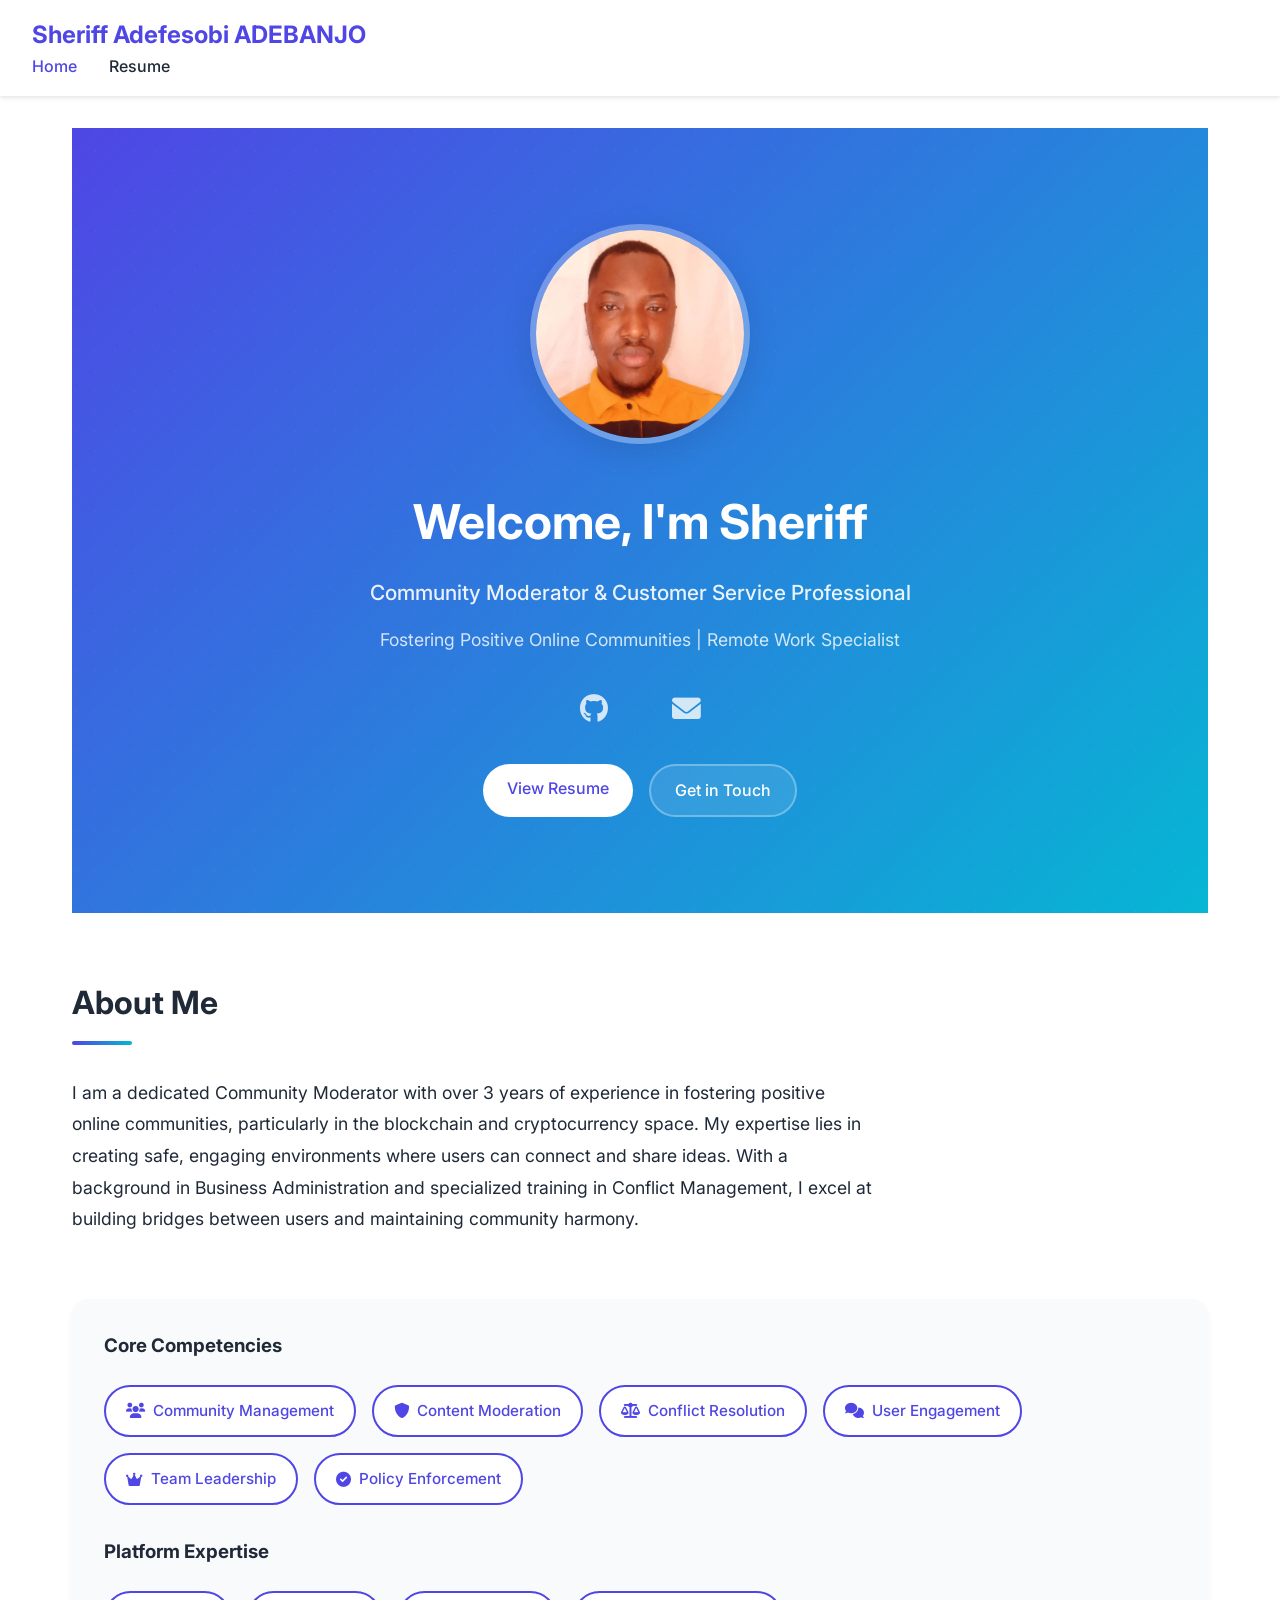
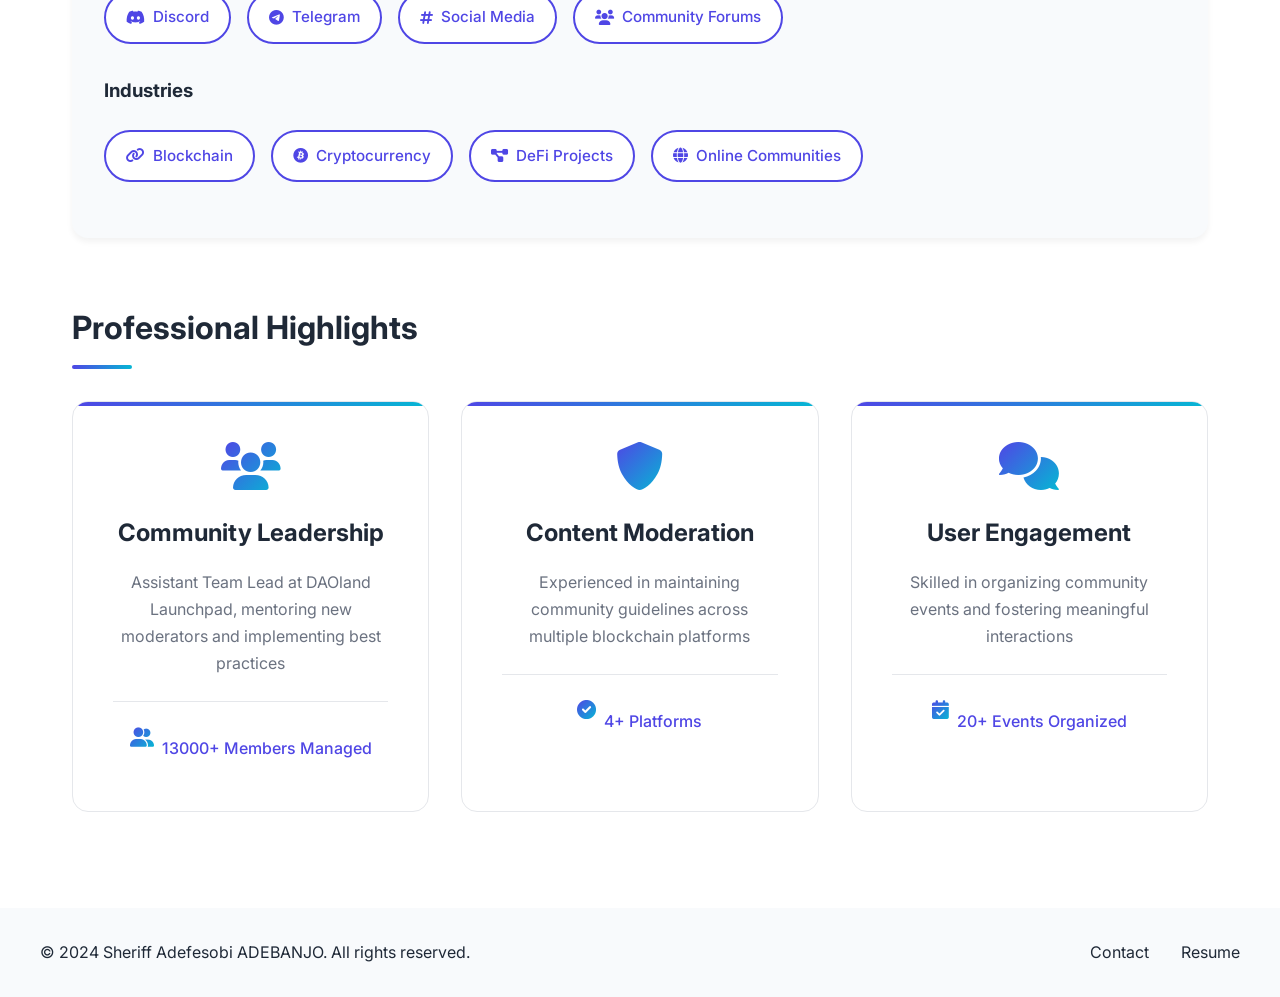
<file: index.html>
<!DOCTYPE html>
<html lang="en">
<head>
    <meta charset="UTF-8">
    <meta name="viewport" content="width=device-width, initial-scale=1.0">
    <title>Sheriff Adefesobi ADEBANJO - Community Moderator</title>
    <link rel="stylesheet" href="css/style.css">
    <link rel="stylesheet" href="https://cdnjs.cloudflare.com/ajax/libs/font-awesome/6.0.0/css/all.min.css">
    <link href="https://fonts.googleapis.com/css2?family=Inter:wght@400;500;600;700&display=swap" rel="stylesheet">
</head>
<body>
    <nav class="navbar">
        <div class="nav-brand">Sheriff Adefesobi ADEBANJO</div>
        <ul class="nav-links">
            <li><a href="index.html" class="active">Home</a></li>
            <li><a href="resume.html">Resume</a></li>
        </ul>
        <div class="hamburger">
            <span></span>
            <span></span>
            <span></span>
        </div>
    </nav>

    <main class="container">
        <section class="hero">
            <div class="hero-content">
                <img src="images/me.jpeg" alt="Sheriff Adefesobi ADEBANJO" class="profile-img">
                <h1>Welcome, I'm <span class="highlight">Sheriff</span></h1>
                <p class="tagline">Community Moderator & Customer Service Professional</p>
                <p class="sub-tagline">Fostering Positive Online Communities | Remote Work Specialist</p>
                <div class="social-links">
                    <a href="https://github.com/phessophissy" target="_blank" title="GitHub Profile">
                        <i class="fab fa-github"></i>
                    </a>
                    <a href="https://x.com/phessophissy" target="_blank" title="X (Twitter) Profile">
                        <i class="fab fa-x-twitter"></i>
                    </a>
                    <a href="mailto:fesobi40@gmail.com" title="Email Me">
                        <i class="fas fa-envelope"></i>
                    </a>
                </div>
                <div class="cta-buttons">
                    <a href="resume.html" class="btn primary-btn">View Resume</a>
                    <a href="mailto:fesobi40@gmail.com" class="btn secondary-btn">Get in Touch</a>
                </div>
            </div>
        </section>

        <section class="about">
            <h2>About Me</h2>
            <p>I am a dedicated Community Moderator with over 3 years of experience in fostering positive online communities, 
               particularly in the blockchain and cryptocurrency space. My expertise lies in creating safe, engaging environments 
               where users can connect and share ideas. With a background in Business Administration and specialized training in 
               Conflict Management, I excel at building bridges between users and maintaining community harmony.</p>
            
            <div class="skills">
                <h3>Core Competencies</h3>
                <div class="skill-tags">
                    <span class="skill-tag"><i class="fas fa-users"></i> Community Management</span>
                    <span class="skill-tag"><i class="fas fa-shield-alt"></i> Content Moderation</span>
                    <span class="skill-tag"><i class="fas fa-balance-scale"></i> Conflict Resolution</span>
                    <span class="skill-tag"><i class="fas fa-comments"></i> User Engagement</span>
                    <span class="skill-tag"><i class="fas fa-crown"></i> Team Leadership</span>
                    <span class="skill-tag"><i class="fas fa-check-circle"></i> Policy Enforcement</span>
                </div>

                <h3 class="mt-4">Platform Expertise</h3>
                <div class="skill-tags">
                    <span class="skill-tag"><i class="fab fa-discord"></i> Discord</span>
                    <span class="skill-tag"><i class="fab fa-telegram"></i> Telegram</span>
                    <span class="skill-tag"><i class="fas fa-hashtag"></i> Social Media</span>
                    <span class="skill-tag"><i class="fas fa-users"></i> Community Forums</span>
                </div>

                <h3 class="mt-4">Industries</h3>
                <div class="skill-tags">
                    <span class="skill-tag"><i class="fas fa-link"></i> Blockchain</span>
                    <span class="skill-tag"><i class="fab fa-bitcoin"></i> Cryptocurrency</span>
                    <span class="skill-tag"><i class="fas fa-project-diagram"></i> DeFi Projects</span>
                    <span class="skill-tag"><i class="fas fa-globe"></i> Online Communities</span>
                </div>
            </div>
        </section>

        <section class="highlights">
            <h2>Professional Highlights</h2>
            <div class="highlight-grid">
                <div class="highlight-item">
                    <i class="fas fa-users"></i>
                    <h3>Community Leadership</h3>
                    <p>Assistant Team Lead at DAOland Launchpad, mentoring new moderators and implementing best practices</p>
                    <div class="highlight-stats">
                        <span><i class="fas fa-user-friends"></i> 13000+ Members Managed</span>
                    </div>
                </div>
                <div class="highlight-item">
                    <i class="fas fa-shield-alt"></i>
                    <h3>Content Moderation</h3>
                    <p>Experienced in maintaining community guidelines across multiple blockchain platforms</p>
                    <div class="highlight-stats">
                        <span><i class="fas fa-check-circle"></i> 4+ Platforms</span>
                    </div>
                </div>
                <div class="highlight-item">
                    <i class="fas fa-comments"></i>
                    <h3>User Engagement</h3>
                    <p>Skilled in organizing community events and fostering meaningful interactions</p>
                    <div class="highlight-stats">
                        <span><i class="fas fa-calendar-check"></i> 20+ Events Organized</span>
                    </div>
                </div>
            </div>
        </section>
    </main>

    <footer>
        <div class="footer-content">
            <p>&copy; 2024 Sheriff Adefesobi ADEBANJO. All rights reserved.</p>
            <div class="footer-links">
                <a href="mailto:fesobi40@gmail.com">Contact</a>
                <a href="resume.html">Resume</a>
            </div>
        </div>
    </footer>

    <script src="js/main.js"></script>
</body>
</html>
</file>
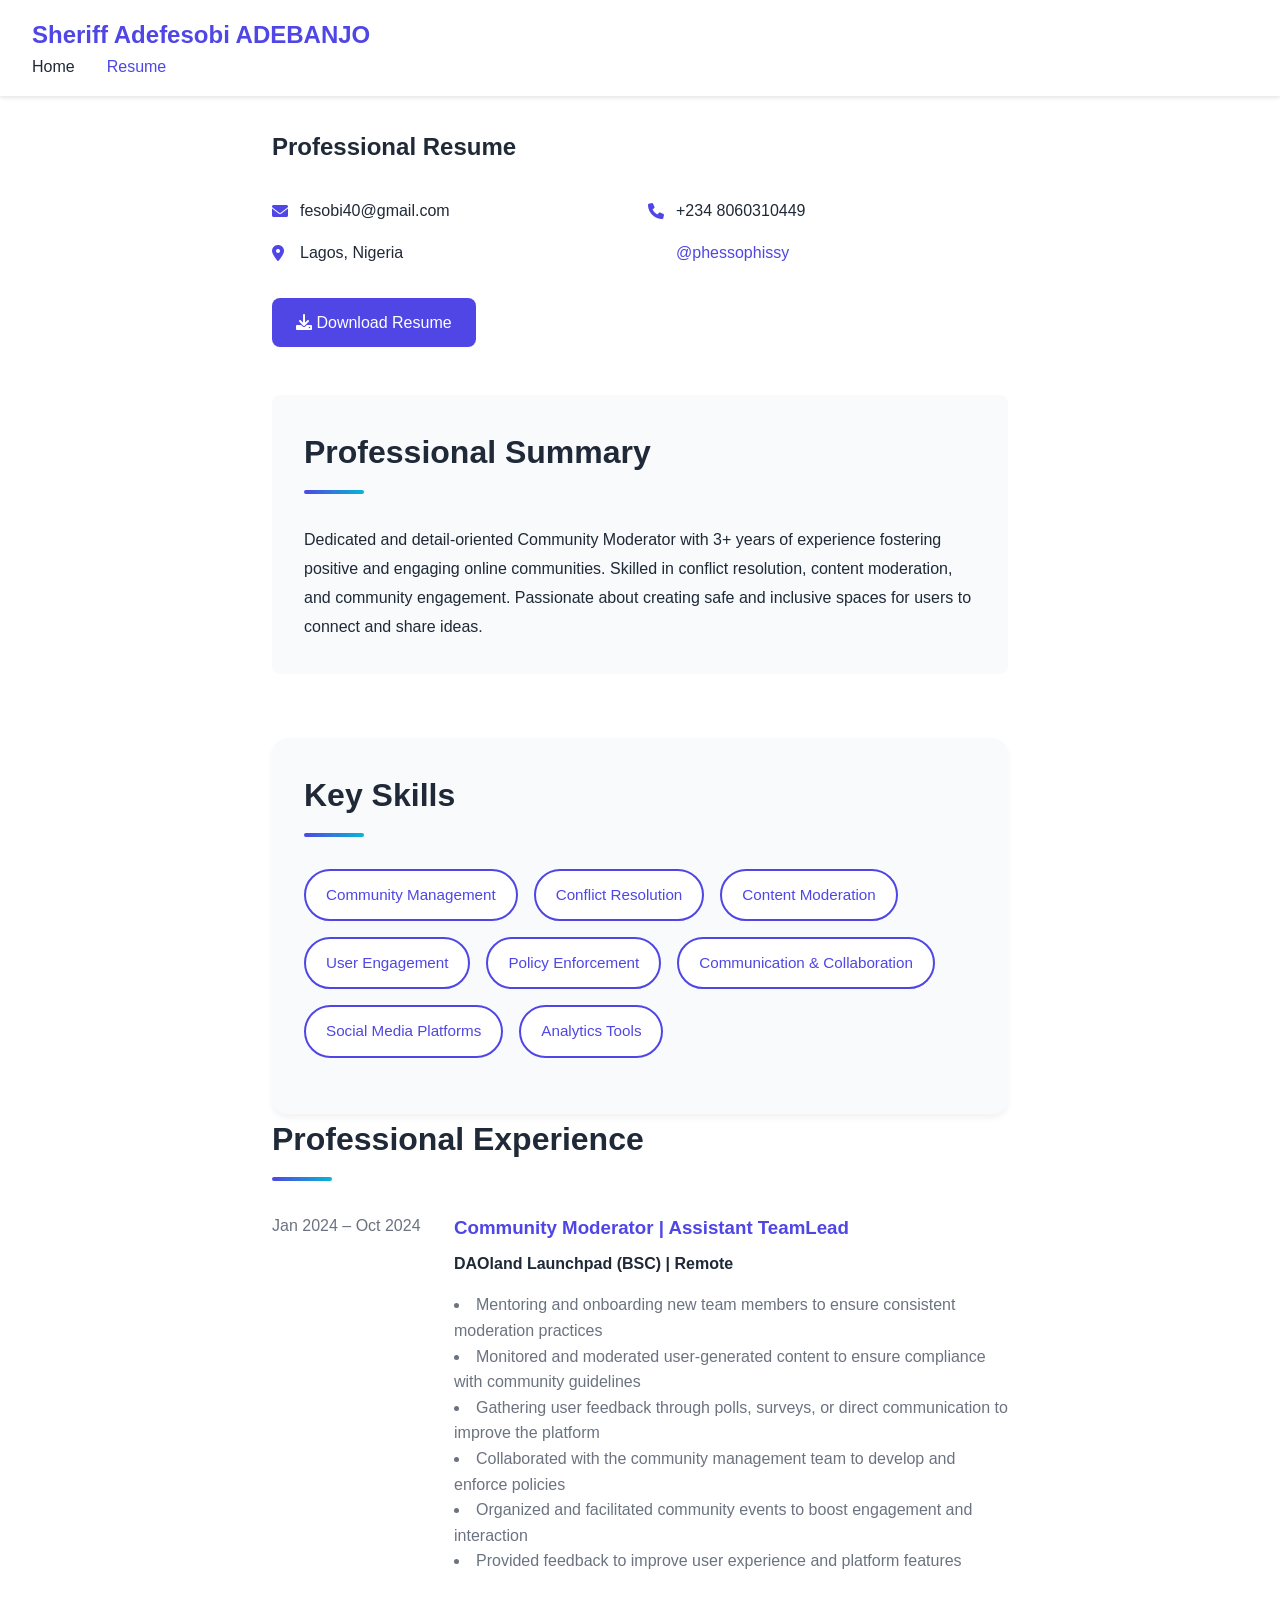
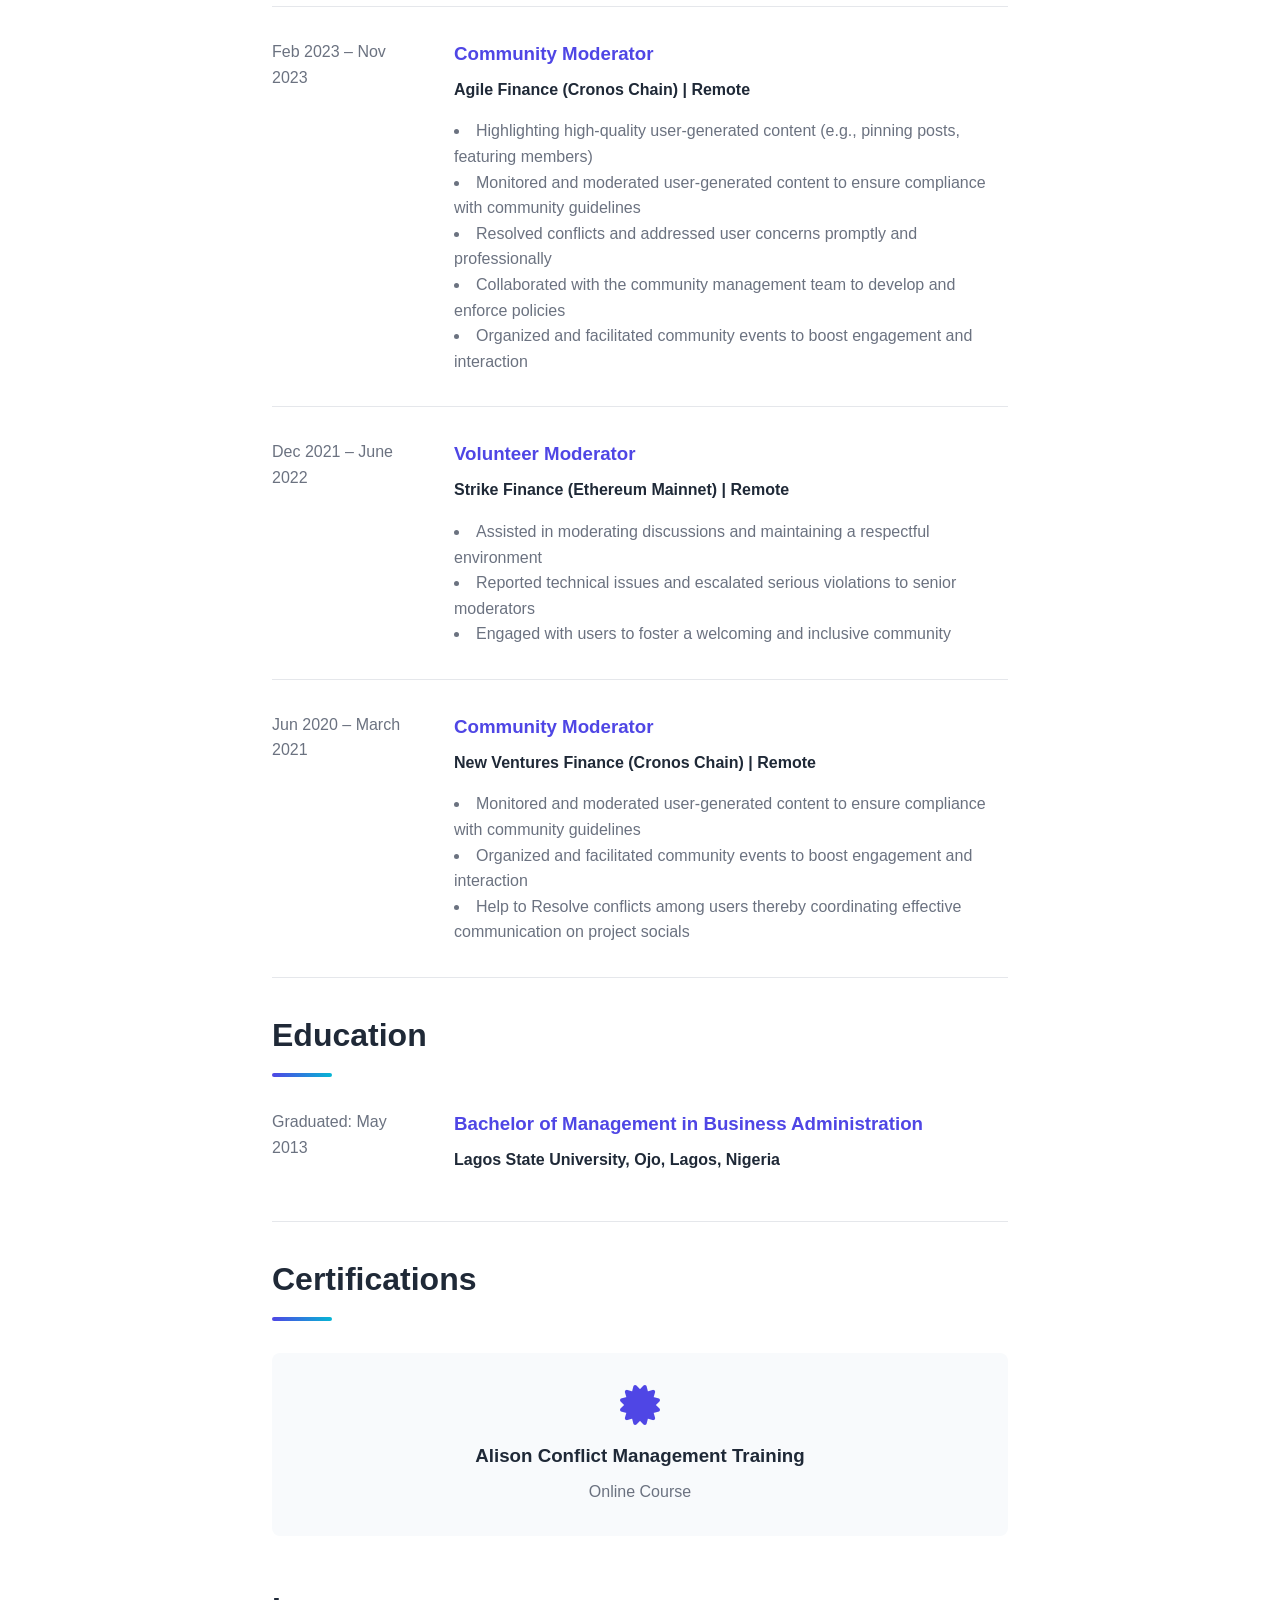
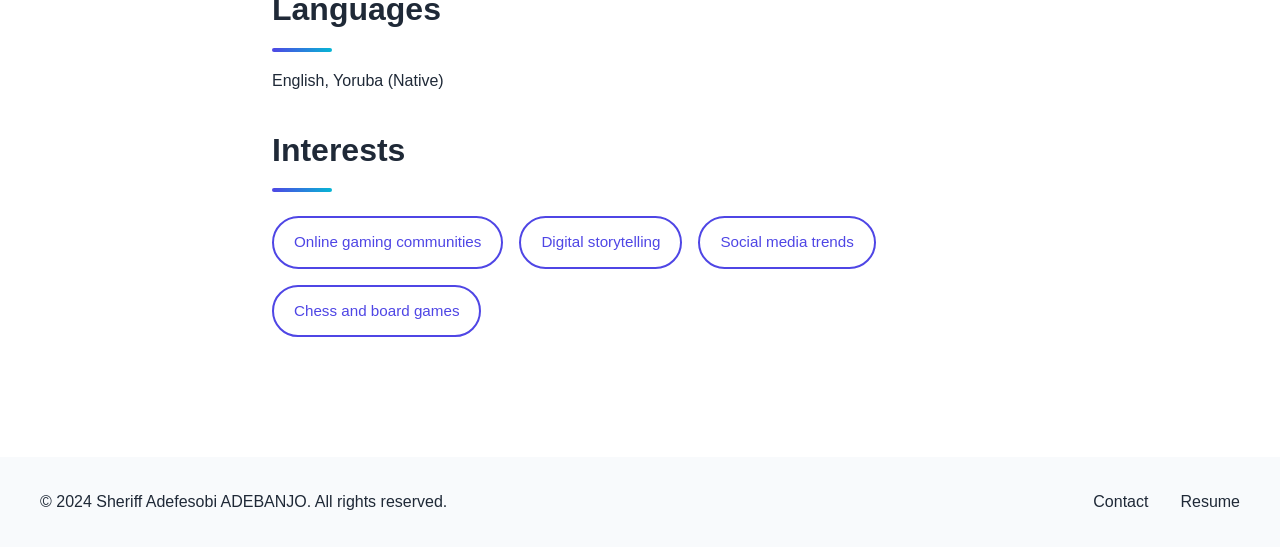
<file: resume.html>
<!DOCTYPE html>
<html lang="en">
<head>
    <meta charset="UTF-8">
    <meta name="viewport" content="width=device-width, initial-scale=1.0">
    <title>Resume - Sheriff Adefesobi ADEBANJO</title>
    <link rel="stylesheet" href="css/style.css">
    <link rel="stylesheet" href="https://cdnjs.cloudflare.com/ajax/libs/font-awesome/6.0.0/css/all.min.css">
</head>
<body>
    <nav class="navbar">
        <div class="nav-brand">Sheriff Adefesobi ADEBANJO</div>
        <ul class="nav-links">
            <li><a href="index.html">Home</a></li>
            <li><a href="resume.html" class="active">Resume</a></li>
        </ul>
        <div class="hamburger">
            <span></span>
            <span></span>
            <span></span>
        </div>
    </nav>

    <main class="container resume-container">
        <section class="resume-header">
            <h1>Professional Resume</h1>
            <div class="contact-info">
                <p><i class="fas fa-envelope"></i> fesobi40@gmail.com</p>
                <p><i class="fas fa-phone"></i> +234 8060310449</p>
                <p><i class="fas fa-map-marker-alt"></i> Lagos, Nigeria</p>
                <p><i class="fab fa-x-twitter"></i> <a href="https://x.com/phessophissy" target="_blank">@phessophissy</a></p>
            </div>
            <div class="download-resume">
                <a href="#" class="btn"><i class="fas fa-download"></i> Download Resume</a>
            </div>
        </section>

        <section class="professional-summary">
            <h2>Professional Summary</h2>
            <p>Dedicated and detail-oriented Community Moderator with 3+ years of experience fostering positive and engaging online communities. Skilled in conflict resolution, content moderation, and community engagement. Passionate about creating safe and inclusive spaces for users to connect and share ideas.</p>
        </section>

        <section class="skills">
            <h2>Key Skills</h2>
            <div class="skill-tags">
                <span class="skill-tag">Community Management</span>
                <span class="skill-tag">Conflict Resolution</span>
                <span class="skill-tag">Content Moderation</span>
                <span class="skill-tag">User Engagement</span>
                <span class="skill-tag">Policy Enforcement</span>
                <span class="skill-tag">Communication & Collaboration</span>
                <span class="skill-tag">Social Media Platforms</span>
                <span class="skill-tag">Analytics Tools</span>
            </div>
        </section>

        <section class="experience">
            <h2>Professional Experience</h2>
            
            <div class="timeline">
                <div class="timeline-item">
                    <div class="timeline-date">Jan 2024 – Oct 2024</div>
                    <div class="timeline-content">
                        <h3>Community Moderator | Assistant TeamLead</h3>
                        <h4>DAOland Launchpad (BSC) | Remote</h4>
                        <ul>
                            <li>Mentoring and onboarding new team members to ensure consistent moderation practices</li>
                            <li>Monitored and moderated user-generated content to ensure compliance with community guidelines</li>
                            <li>Gathering user feedback through polls, surveys, or direct communication to improve the platform</li>
                            <li>Collaborated with the community management team to develop and enforce policies</li>
                            <li>Organized and facilitated community events to boost engagement and interaction</li>
                            <li>Provided feedback to improve user experience and platform features</li>
                        </ul>
                    </div>
                </div>

                <div class="timeline-item">
                    <div class="timeline-date">Feb 2023 – Nov 2023</div>
                    <div class="timeline-content">
                        <h3>Community Moderator</h3>
                        <h4>Agile Finance (Cronos Chain) | Remote</h4>
                        <ul>
                            <li>Highlighting high-quality user-generated content (e.g., pinning posts, featuring members)</li>
                            <li>Monitored and moderated user-generated content to ensure compliance with community guidelines</li>
                            <li>Resolved conflicts and addressed user concerns promptly and professionally</li>
                            <li>Collaborated with the community management team to develop and enforce policies</li>
                            <li>Organized and facilitated community events to boost engagement and interaction</li>
                        </ul>
                    </div>
                </div>

                <div class="timeline-item">
                    <div class="timeline-date">Dec 2021 – June 2022</div>
                    <div class="timeline-content">
                        <h3>Volunteer Moderator</h3>
                        <h4>Strike Finance (Ethereum Mainnet) | Remote</h4>
                        <ul>
                            <li>Assisted in moderating discussions and maintaining a respectful environment</li>
                            <li>Reported technical issues and escalated serious violations to senior moderators</li>
                            <li>Engaged with users to foster a welcoming and inclusive community</li>
                        </ul>
                    </div>
                </div>

                <div class="timeline-item">
                    <div class="timeline-date">Jun 2020 – March 2021</div>
                    <div class="timeline-content">
                        <h3>Community Moderator</h3>
                        <h4>New Ventures Finance (Cronos Chain) | Remote</h4>
                        <ul>
                            <li>Monitored and moderated user-generated content to ensure compliance with community guidelines</li>
                            <li>Organized and facilitated community events to boost engagement and interaction</li>
                            <li>Help to Resolve conflicts among users thereby coordinating effective communication on project socials</li>
                        </ul>
                    </div>
                </div>
            </div>
        </section>

        <section class="education">
            <h2>Education</h2>
            <div class="timeline">
                <div class="timeline-item">
                    <div class="timeline-date">Graduated: May 2013</div>
                    <div class="timeline-content">
                        <h3>Bachelor of Management in Business Administration</h3>
                        <h4>Lagos State University, Ojo, Lagos, Nigeria</h4>
                    </div>
                </div>
            </div>
        </section>

        <section class="certifications">
            <h2>Certifications</h2>
            <div class="cert-grid">
                <div class="cert-item">
                    <i class="fas fa-certificate"></i>
                    <h3>Alison Conflict Management Training</h3>
                    <p>Online Course</p>
                </div>
            </div>
        </section>

        <section class="additional-info">
            <h2>Languages</h2>
            <p>English, Yoruba (Native)</p>

            <h2>Interests</h2>
            <div class="skill-tags">
                <span class="skill-tag">Online gaming communities</span>
                <span class="skill-tag">Digital storytelling</span>
                <span class="skill-tag">Social media trends</span>
                <span class="skill-tag">Chess and board games</span>
            </div>
        </section>
    </main>

    <footer>
        <div class="footer-content">
            <p>&copy; 2024 Sheriff Adefesobi ADEBANJO. All rights reserved.</p>
            <div class="footer-links">
                <a href="mailto:fesobi40@gmail.com">Contact</a>
                <a href="resume.html">Resume</a>
            </div>
        </div>
    </footer>

    <script src="js/main.js"></script>
</body>
</html>
</file>
<file: css/style.css>
/* Global Styles */
:root {
    --primary-color: #4f46e5;
    --secondary-color: #3730a3;
    --accent-color: #06b6d4;
    --success-color: #059669;
    --warning-color: #d97706;
    --text-color: #1f2937;
    --light-text: #6b7280;
    --background: #ffffff;
    --light-background: #f8fafc;
    --border-color: #e5e7eb;
    --gradient-start: #4f46e5;
    --gradient-end: #06b6d4;
    --transition: all 0.3s ease;
}

* {
    margin: 0;
    padding: 0;
    box-sizing: border-box;
}

body {
    font-family: 'Inter', -apple-system, BlinkMacSystemFont, 'Segoe UI', Roboto, Oxygen, Ubuntu, Cantarell, sans-serif;
    line-height: 1.6;
    color: var(--text-color);
    background-color: var(--background);
}

/* Container */
.container {
    max-width: 1200px;
    margin: 0 auto;
    padding: 2rem;
}

/* Navigation */
.navbar {
    background-color: var(--background);
    padding: 1rem 2rem;
    box-shadow: 0 2px 4px rgba(0,0,0,0.1);
    position: sticky;
    top: 0;
    z-index: 1000;
}

.nav-brand {
    font-size: 1.5rem;
    font-weight: 700;
    color: var(--primary-color);
}

.nav-links {
    display: flex;
    list-style: none;
    gap: 2rem;
}

.nav-links a {
    text-decoration: none;
    color: var(--text-color);
    font-weight: 500;
    transition: var(--transition);
}

.nav-links a:hover,
.nav-links a.active {
    color: var(--primary-color);
}

/* Hero Section */
.hero {
    text-align: center;
    padding: 6rem 0;
    background: linear-gradient(135deg, var(--gradient-start) 0%, var(--gradient-end) 100%);
    border-radius: 0;
    margin-bottom: 4rem;
    color: white;
    position: relative;
    overflow: hidden;
}

.hero::before {
    content: '';
    position: absolute;
    top: 0;
    left: 0;
    right: 0;
    bottom: 0;
    background: url('data:image/svg+xml,<svg width="20" height="20" viewBox="0 0 20 20" xmlns="http://www.w3.org/2000/svg"><rect width="20" height="20" fill="none"/><circle cx="3" cy="3" r="1" fill="rgba(255,255,255,0.1)"/></svg>') repeat;
    opacity: 0.3;
}

.hero-content {
    position: relative;
    z-index: 1;
}

.profile-img {
    width: 220px;
    height: 220px;
    border-radius: 50%;
    object-fit: cover;
    margin-bottom: 2rem;
    border: 6px solid rgba(255, 255, 255, 0.3);
    box-shadow: 0 8px 32px rgba(0,0,0,0.1);
    transition: transform 0.3s ease;
}

.profile-img:hover {
    transform: scale(1.05);
}

.hero h1 {
    font-size: 3rem;
    margin-bottom: 1rem;
    color: white;
}

.tagline {
    color: rgba(255, 255, 255, 0.9);
    font-size: 1.3rem;
    margin-bottom: 2rem;
    font-weight: 500;
}

/* Social Links */
.social-links {
    display: flex;
    justify-content: center;
    gap: 2rem;
    margin-top: 2rem;
}

.social-links a {
    color: white;
    font-size: 1.8rem;
    transition: var(--transition);
    opacity: 0.8;
}

.social-links a:hover {
    opacity: 1;
    transform: translateY(-3px);
}

/* Skills Section */
.skills {
    margin-top: 4rem;
    background: var(--light-background);
    padding: 2rem;
    border-radius: 1rem;
    box-shadow: 0 4px 6px rgba(0,0,0,0.05);
}

.skill-tags {
    display: flex;
    flex-wrap: wrap;
    gap: 1rem;
    margin-top: 1rem;
}

.skill-tag {
    background: white;
    padding: 0.75rem 1.5rem;
    border-radius: 2rem;
    font-size: 0.95rem;
    color: var(--primary-color);
    transition: var(--transition);
    border: 2px solid var(--primary-color);
    font-weight: 500;
}

.skill-tag:hover {
    background-color: var(--primary-color);
    color: white;
    transform: translateY(-2px);
}

/* Resume Page */
.resume-container {
    max-width: 800px;
}

.timeline {
    margin-top: 2rem;
}

.timeline-item {
    display: grid;
    grid-template-columns: 150px 1fr;
    gap: 2rem;
    margin-bottom: 2rem;
    padding-bottom: 2rem;
    border-bottom: 1px solid var(--border-color);
}

.timeline-date {
    color: var(--light-text);
    font-weight: 500;
}

.timeline-content h3 {
    color: var(--primary-color);
    margin-bottom: 0.5rem;
}

.timeline-content h4 {
    color: var(--text-color);
    margin-bottom: 1rem;
}

.timeline-content ul {
    list-style-position: inside;
    color: var(--light-text);
}

/* Contact Info Styles */
.contact-info {
    margin: 2rem 0;
    display: grid;
    grid-template-columns: repeat(auto-fit, minmax(250px, 1fr));
    gap: 1rem;
}

.contact-info p {
    display: flex;
    align-items: center;
    gap: 0.5rem;
    color: var(--text-color);
}

.contact-info i {
    color: var(--primary-color);
    width: 20px;
}

.contact-info a {
    color: var(--primary-color);
    text-decoration: none;
}

.contact-info a:hover {
    text-decoration: underline;
}

/* Professional Summary */
.professional-summary {
    margin: 3rem 0;
    padding: 2rem;
    background-color: var(--light-background);
    border-radius: 0.5rem;
}

.professional-summary p {
    color: var(--text-color);
    line-height: 1.8;
}

/* Additional Info Section */
.additional-info {
    margin-top: 3rem;
}

.additional-info h2 {
    margin: 2rem 0 1rem;
    color: var(--text-color);
}

/* Certifications Grid */
.cert-grid {
    display: grid;
    grid-template-columns: repeat(auto-fit, minmax(300px, 1fr));
    gap: 2rem;
    margin-top: 2rem;
}

.cert-item {
    background-color: var(--light-background);
    padding: 2rem;
    border-radius: 0.5rem;
    text-align: center;
    transition: var(--transition);
}

.cert-item:hover {
    transform: translateY(-5px);
    box-shadow: 0 5px 15px rgba(0,0,0,0.1);
}

.cert-item i {
    font-size: 2.5rem;
    color: var(--primary-color);
    margin-bottom: 1rem;
}

.cert-item h3 {
    color: var(--text-color);
    margin-bottom: 0.5rem;
}

.cert-item p {
    color: var(--light-text);
}

/* Remove portfolio-specific styles */
.portfolio-filters,
.filter-btn,
.portfolio-grid,
.portfolio-item,
.portfolio-overlay,
.portfolio-links {
    display: none;
}

/* Footer */
footer {
    text-align: center;
    padding: 2rem;
    background-color: var(--light-background);
    margin-top: 4rem;
}

/* Responsive Design */
@media (max-width: 768px) {
    .navbar {
        padding: 1rem;
    }

    .nav-links {
        display: none;
    }

    .hamburger {
        display: block;
    }

    .timeline-item {
        grid-template-columns: 1fr;
        gap: 0.5rem;
    }

    .contact-info {
        grid-template-columns: 1fr;
    }
    
    .cert-grid {
        grid-template-columns: 1fr;
    }

    .hero {
        padding: 4rem 0;
    }

    .hero h1 {
        font-size: 2.5rem;
    }

    .tagline {
        font-size: 1.1rem;
    }

    .profile-img {
        width: 180px;
        height: 180px;
    }

    .highlight-grid {
        grid-template-columns: 1fr;
    }
}

/* Hamburger Menu */
.hamburger {
    display: none;
    cursor: pointer;
}

.hamburger span {
    display: block;
    width: 25px;
    height: 3px;
    background-color: var(--text-color);
    margin: 5px 0;
    transition: var(--transition);
}

/* Button Styles */
.btn {
    display: inline-block;
    padding: 0.75rem 1.5rem;
    background-color: var(--primary-color);
    color: white;
    text-decoration: none;
    border-radius: 0.5rem;
    transition: var(--transition);
}

.btn:hover {
    background-color: var(--secondary-color);
}

/* Margin Utility Classes */
.mt-4 {
    margin-top: 2rem;
}

/* Highlights Section */
.highlights {
    margin-top: 4rem;
}

.highlight-grid {
    display: grid;
    grid-template-columns: repeat(auto-fit, minmax(300px, 1fr));
    gap: 2rem;
    margin-top: 2rem;
}

.highlight-item {
    background: white;
    padding: 2.5rem;
    border-radius: 1rem;
    text-align: center;
    transition: var(--transition);
    border: 1px solid var(--border-color);
    position: relative;
    overflow: hidden;
}

.highlight-item::before {
    content: '';
    position: absolute;
    top: 0;
    left: 0;
    right: 0;
    height: 4px;
    background: linear-gradient(90deg, var(--gradient-start), var(--gradient-end));
}

.highlight-item:hover {
    transform: translateY(-5px);
    box-shadow: 0 12px 24px rgba(0,0,0,0.1);
}

.highlight-item i {
    font-size: 3rem;
    background: linear-gradient(135deg, var(--gradient-start), var(--gradient-end));
    -webkit-background-clip: text;
    -webkit-text-fill-color: transparent;
    margin-bottom: 1.5rem;
}

.highlight-item h3 {
    color: var(--text-color);
    margin-bottom: 1rem;
    font-size: 1.5rem;
}

.highlight-item p {
    color: var(--light-text);
    font-size: 1rem;
    line-height: 1.7;
}

/* Section Headers Enhancement */
section h2 {
    font-size: 2rem;
    margin-bottom: 2rem;
    position: relative;
    padding-bottom: 1rem;
}

section h2::after {
    content: '';
    position: absolute;
    bottom: 0;
    left: 0;
    width: 60px;
    height: 4px;
    background: linear-gradient(90deg, var(--gradient-start), var(--gradient-end));
    border-radius: 2px;
}

/* About Section Enhancement */
.about {
    margin-top: 4rem;
}

.about p {
    font-size: 1.1rem;
    line-height: 1.8;
    color: var(--text-color);
    margin-bottom: 2.5rem;
    max-width: 800px;
}

/* Additional Hero Styles */
.sub-tagline {
    color: rgba(255, 255, 255, 0.8);
    font-size: 1.1rem;
    margin-top: -1rem;
}

.cta-buttons {
    margin-top: 2rem;
    display: flex;
    gap: 1rem;
    justify-content: center;
}

.primary-btn, .secondary-btn {
    padding: 0.75rem 1.5rem;
    border-radius: 2rem;
    font-weight: 500;
    transition: var(--transition);
}

.primary-btn {
    background: white;
    color: var(--primary-color);
}

.primary-btn:hover {
    background: rgba(255, 255, 255, 0.9);
    transform: translateY(-2px);
}

.secondary-btn {
    background: rgba(255, 255, 255, 0.1);
    color: white;
    border: 2px solid rgba(255, 255, 255, 0.3);
}

.secondary-btn:hover {
    background: rgba(255, 255, 255, 0.2);
    transform: translateY(-2px);
}

/* Enhanced Skill Tags */
.skill-tag i {
    margin-right: 0.5rem;
}

/* Highlight Stats */
.highlight-stats {
    margin-top: 1.5rem;
    padding-top: 1.5rem;
    border-top: 1px solid var(--border-color);
}

.highlight-stats span {
    display: inline-flex;
    align-items: center;
    gap: 0.5rem;
    color: var(--primary-color);
    font-weight: 500;
}

.highlight-stats i {
    font-size: 1.2rem;
}

/* Enhanced Footer */
.footer-content {
    max-width: 1200px;
    margin: 0 auto;
    display: flex;
    justify-content: space-between;
    align-items: center;
    flex-wrap: wrap;
    gap: 1rem;
}

.footer-links {
    display: flex;
    gap: 2rem;
}

.footer-links a {
    color: var(--text-color);
    text-decoration: none;
    transition: var(--transition);
}

.footer-links a:hover {
    color: var(--primary-color);
}

/* Responsive Adjustments */
@media (max-width: 768px) {
    .cta-buttons {
        flex-direction: column;
        align-items: stretch;
    }

    .footer-content {
        flex-direction: column;
        text-align: center;
    }

    .footer-links {
        justify-content: center;
    }
}

/* Enhance existing styles */
.skill-tags {
    gap: 1rem;
    margin: 1.5rem 0;
}

.skill-tag {
    display: inline-flex;
    align-items: center;
    padding: 0.75rem 1.25rem;
}
</file>
